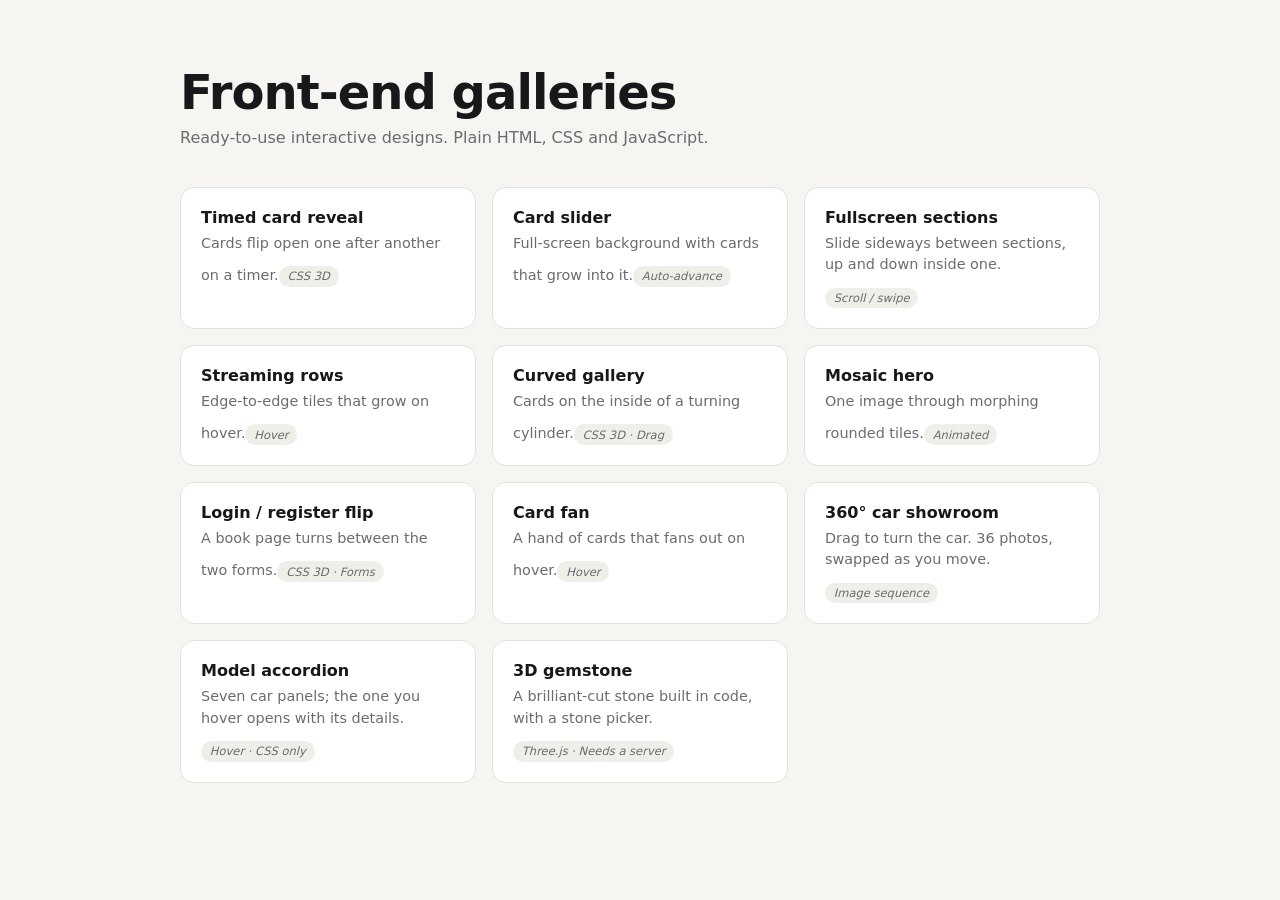
<file: index.html>
<!doctype html>
<html lang="en">
<head>
  <meta charset="utf-8">
  <meta name="viewport" content="width=device-width, initial-scale=1">
  <title>Front-end Galleries</title>
  <style>
    :root { --bg: #f6f5f1; --ink: #18181b; --muted: #6b6b70; --line: #e2e1dc; }
    * { box-sizing: border-box; }
    body { margin: 0; background: var(--bg); color: var(--ink); font-family: system-ui, -apple-system, "Segoe UI", sans-serif; }
    main { max-width: 960px; margin: 0 auto; padding: 4rem 1.25rem; }
    h1 { font-size: clamp(2rem, 5vw, 3rem); margin: 0 0 .5rem; letter-spacing: -.02em; }
    .intro { color: var(--muted); margin: 0 0 2.5rem; }
    ul { list-style: none; padding: 0; margin: 0; display: grid; grid-template-columns: repeat(auto-fill, minmax(260px, 1fr)); gap: 1rem; }
    a { display: block; height: 100%; padding: 1.25rem; background: #fff; border: 1px solid var(--line); border-radius: 14px;
      color: inherit; text-decoration: none; transition: transform .2s ease, border-color .2s ease; }
    a:hover { transform: translateY(-3px); border-color: var(--ink); }
    strong { display: block; margin-bottom: .35rem; }
    span { color: var(--muted); font-size: .9rem; line-height: 1.5; }
    .tag { display: inline-block; margin-top: .75rem; font-size: .72rem; padding: .2rem .55rem; border-radius: 999px; background: #efeee9; color: var(--muted); }
  </style>
</head>
<body>
  <main>
    <h1>Front-end galleries</h1>
    <p class="intro">Ready-to-use interactive designs. Plain HTML, CSS and JavaScript.</p>
    <ul>
      <li><a href="time-card-reveal.html"><strong>Timed card reveal</strong><span>Cards flip open one after another on a timer.</span><em class="tag">CSS 3D</em></a></li>
      <li><a href="slider.html"><strong>Card slider</strong><span>Full-screen background with cards that grow into it.</span><em class="tag">Auto-advance</em></a></li>
      <li><a href="fullscreen.html"><strong>Fullscreen sections</strong><span>Slide sideways between sections, up and down inside one.</span><em class="tag">Scroll / swipe</em></a></li>
      <li><a href="prime.html"><strong>Streaming rows</strong><span>Edge-to-edge tiles that grow on hover.</span><em class="tag">Hover</em></a></li>
      <li><a href="curved.html"><strong>Curved gallery</strong><span>Cards on the inside of a turning cylinder.</span><em class="tag">CSS 3D · Drag</em></a></li>
      <li><a href="mosaic.html"><strong>Mosaic hero</strong><span>One image through morphing rounded tiles.</span><em class="tag">Animated</em></a></li>
      <li><a href="auth-flip.html"><strong>Login / register flip</strong><span>A book page turns between the two forms.</span><em class="tag">CSS 3D · Forms</em></a></li>
      <li><a href="card-fan.html"><strong>Card fan</strong><span>A hand of cards that fans out on hover.</span><em class="tag">Hover</em></a></li>
      <li><a href="cars-360.html"><strong>360° car showroom</strong><span>Drag to turn the car. 36 photos, swapped as you move.</span><em class="tag">Image sequence</em></a></li>
      <li><a href="accordion.html"><strong>Model accordion</strong><span>Seven car panels; the one you hover opens with its details.</span><em class="tag">Hover · CSS only</em></a></li>
      <li><a href="diamond.html"><strong>3D gemstone</strong><span>A brilliant-cut stone built in code, with a stone picker.</span><em class="tag">Three.js · Needs a server</em></a></li>
    </ul>
  </main>
</body>
</html>
</file>
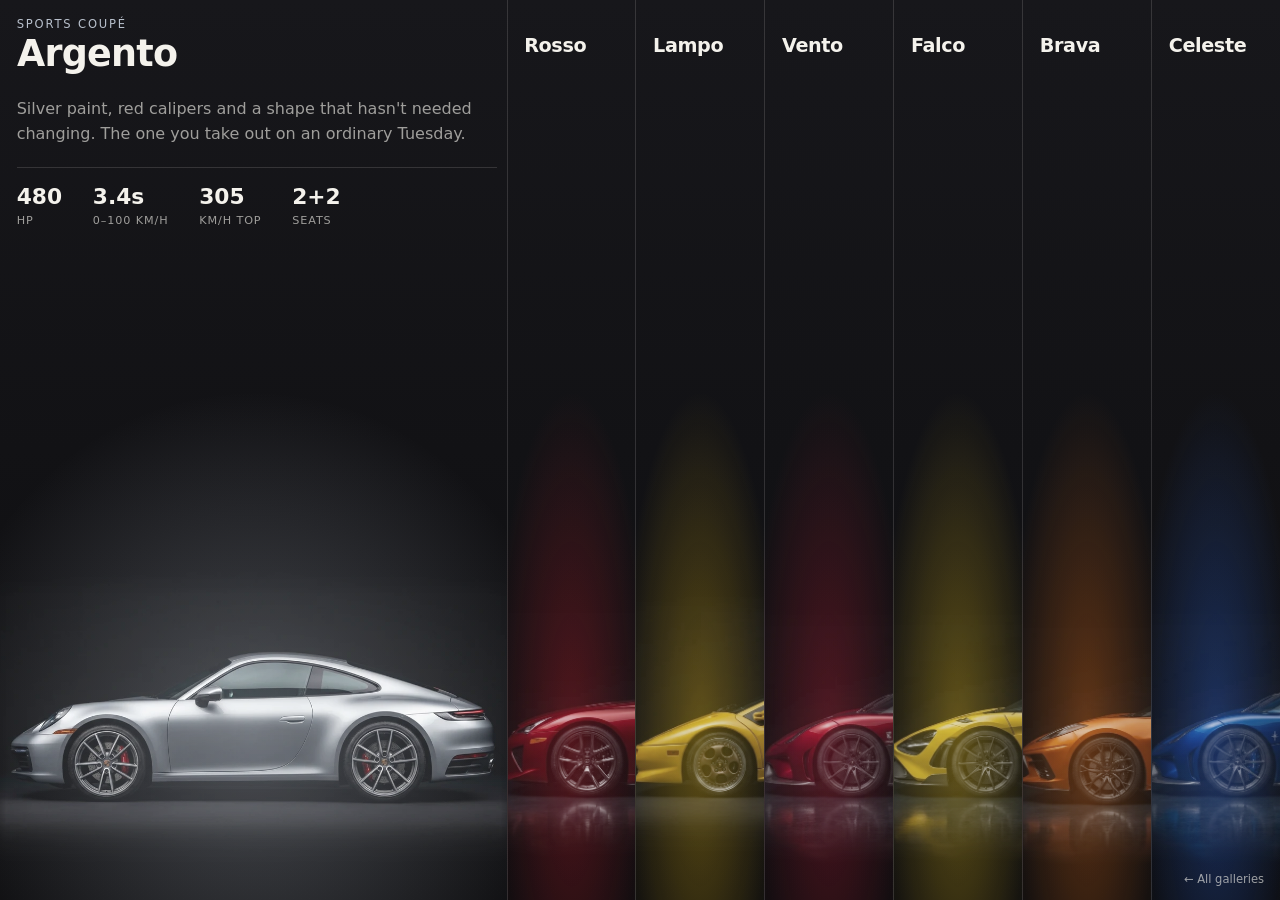
<file: accordion.html>
<!doctype html>
<html lang="en">
<head>
  <meta charset="utf-8">
  <meta name="viewport" content="width=device-width, initial-scale=1">
  <title>Taurus — Model Accordion</title>
  <style>
    :root {
      --bg: #0d0d0f;
      --ink: #f4f2ec;
      --muted: rgba(244, 242, 236, .62);
      --line: rgba(244, 242, 236, .14);

      --grow: 5;                              /* how much wider the open panel is than a closed one */
      --speed: .65s;
      --ease: cubic-bezier(.22, .8, .2, 1);
      --car-w: clamp(420px, 50vw, 820px);       /* the car photo keeps this size; panels just crop it */
      --pad: clamp(.7rem, 1.3vw, 2rem);
    }
    * { box-sizing: border-box; }
    html, body { margin: 0; height: 100%; }
    body { background: var(--bg); color: var(--ink); font-family: system-ui, -apple-system, "Segoe UI", sans-serif; }

    /* ---------- The accordion: a flex row whose children trade width ---------- */
    .accordion { display: flex; height: 100vh; min-height: 560px; overflow: hidden; }

    .panel {
      position: relative; flex: 1 1 0; min-width: 0; overflow: hidden;
      padding: var(--pad); cursor: pointer; outline: none;
      background:
        radial-gradient(ellipse 90% 55% at 50% 82%, color-mix(in srgb, var(--accent) 34%, transparent), transparent 70%),
        linear-gradient(180deg, #17171b, #0d0d0f);
      border-left: 1px solid var(--line);
      transition: flex-grow var(--speed) var(--ease);
    }
    .panel:first-child { border-left: 0; }

    /* Open state: the hovered (or keyboard-focused / tapped) panel.
       When nothing is hovered or focused, the first panel stays open. */
    .panel:hover,
    .panel:focus-within,
    .panel:focus,
    .accordion:not(:hover):not(:focus-within) .panel:first-child { flex-grow: var(--grow); }

    /* If the mouse is on one panel, a previously focused one closes again */
    .accordion:hover .panel:not(:hover) { flex-grow: 1; }

    /* ---------- Heading (always visible) ---------- */
    .eyebrow { opacity: 0; transition: opacity .25s ease; margin: 0 0 .35rem; font-size: .72rem; letter-spacing: .16em; text-transform: uppercase; color: var(--accent); white-space: nowrap; }
    .panel h2 { margin: 0; font-size: clamp(.9rem, 1.5vw, 1.8rem); font-weight: 600; letter-spacing: -.02em; line-height: 1; transform-origin: left top; transition: transform var(--speed) var(--ease); }

    /* ---------- Details (only in the open panel) ---------- */
    .details {
      width: min(30rem, 38vw);                  /* fixed width so text doesn't re-wrap while the panel grows */
      margin-top: 2.6rem;
      opacity: 0; transform: translateY(10px); pointer-events: none;
      transition: opacity .25s ease, transform .25s ease;
    }
    .details p { margin: 0 0 1.25rem; line-height: 1.55; color: var(--muted); }
    .specs { display: flex; gap: clamp(1rem, 2.4vw, 2.25rem); margin: 0 0 1.5rem; padding: 1rem 0 0; border-top: 1px solid var(--line); list-style: none; }
    .specs b { display: block; font-size: clamp(1.1rem, 1.7vw, 1.6rem); font-weight: 600; }
    .specs small { font-size: .7rem; letter-spacing: .08em; text-transform: uppercase; color: var(--muted); }

    /* ---------- The car ---------- */
    .car {
      position: absolute; left: 50%;
      bottom: calc(11vh - var(--car-w) * .163);  /* photos have empty space under the tyres; this cancels it */
      width: var(--car-w); max-width: none; height: auto; display: block;
      transform: translateX(-26%) scale(.92);    /* closed: slid sideways so you see one end of the car */
      filter: saturate(.75) brightness(.8);
      transition: transform var(--speed) var(--ease), filter var(--speed) ease;
      pointer-events: none; user-select: none;
    }

    /* ---------- What changes when a panel is open ---------- */
    .panel:hover .car,
    .panel:focus-within .car,
    .panel:focus .car,
    .accordion:not(:hover):not(:focus-within) .panel:first-child .car { transform: translateX(-50%) scale(1); filter: none; }

    .panel:hover .eyebrow,
    .panel:focus-within .eyebrow,
    .panel:focus .eyebrow,
    .accordion:not(:hover):not(:focus-within) .panel:first-child .eyebrow { opacity: 1; transition-delay: .2s; }
    .accordion:hover .panel:not(:hover) .eyebrow { opacity: 0; transition-delay: 0s; }

    .panel:hover h2,
    .panel:focus-within h2,
    .panel:focus h2,
    .accordion:not(:hover):not(:focus-within) .panel:first-child h2 { transform: scale(1.9); }

    .panel:hover .details,
    .panel:focus-within .details,
    .panel:focus .details,
    .accordion:not(:hover):not(:focus-within) .panel:first-child .details {
      opacity: 1; transform: none; pointer-events: auto;
      transition-delay: .28s;                    /* wait for the panel to open before the text fades in */
    }

    /* Mouse moved to another panel: reset the focused one */
    .accordion:hover .panel:not(:hover) .car { transform: translateX(-26%) scale(.92); filter: saturate(.75) brightness(.8); }
    .accordion:hover .panel:not(:hover) h2 { transform: none; }
    .accordion:hover .panel:not(:hover) .details { opacity: 0; transform: translateY(10px); pointer-events: none; transition-delay: 0s; }

    /* A photo shot on a black studio background instead of a cutout:
       'screen' makes the black vanish into the panel, leaving the car and its floor glow */
    .car--studio { mix-blend-mode: screen; }

    .panel:focus-visible { box-shadow: inset 0 0 0 2px var(--accent); }

    .back { position: fixed; right: 1rem; bottom: .9rem; z-index: 5; font-size: .72rem; color: var(--muted); text-decoration: none; }
    .back:hover { color: var(--ink); }

    /* ---------- Phones: same idea, stacked, panels trade height instead ---------- */
    @media (max-width: 760px) {
      :root { --car-w: min(92vw, 420px); --grow: 3; }
      .accordion { flex-direction: column; min-height: 1150px; }
      .panel { border-left: 0; border-top: 1px solid var(--line); }
      .panel:first-child { border-top: 0; }
      .details { width: calc(100vw - var(--pad) * 2); margin-top: .9rem; }
      .details p { margin-bottom: .8rem; font-size: .9rem; }
      .specs { margin-bottom: 0; padding-top: .7rem; }
      .car { left: auto; right: -18%; bottom: calc(var(--car-w) * -.19); transform: scale(.7); transform-origin: right bottom; }
      .panel:hover .car, .panel:focus-within .car, .panel:focus .car,
      .accordion:not(:hover):not(:focus-within) .panel:first-child .car { transform: scale(.8); }
      .accordion:hover .panel:not(:hover) .car { transform: scale(.7); }
    }

    @media (prefers-reduced-motion: reduce) { :root { --speed: .01s; } }
  </style>
</head>
<body>

  <main class="accordion" aria-label="Taurus models">

    <article class="panel" tabindex="0" style="--accent: #b8c0cc">
      <p class="eyebrow">Sports coupé</p>
      <h2>Argento</h2>
      <div class="details">
        <p>Silver paint, red calipers and a shape that hasn't needed changing. The one you take out on an ordinary Tuesday.</p>
        <ul class="specs">
          <li><b>480</b><small>hp</small></li>
          <li><b>3.4s</b><small>0–100 km/h</small></li>
          <li><b>305</b><small>km/h top</small></li>
          <li><b>2+2</b><small>seats</small></li>
        </ul>
      </div>
      <img class="car car--studio" src="images/cars/argento/side.webp" alt="Taurus Argento in silver, side view" width="1200" height="675">
    </article>

    <article class="panel" tabindex="0" style="--accent: #d0202f">
      <p class="eyebrow">V10 · Coupé</p>
      <h2>Rosso</h2>
      <div class="details">
        <p>Deep red over carbon, a rear wing that rises at speed and a V10 that revs faster than a needle can follow.</p>
        <ul class="specs">
          <li><b>560</b><small>hp</small></li>
          <li><b>3.7s</b><small>0–100 km/h</small></li>
          <li><b>325</b><small>km/h top</small></li>
          <li><b>9,000</b><small>rpm</small></li>
        </ul>
      </div>
      <img class="car car--studio" src="images/cars/rosso/side.webp" alt="Taurus Rosso in red, side view" width="1200" height="675">
    </article>

    <article class="panel" tabindex="0" style="--accent: #f5c518">
      <p class="eyebrow">Heritage · V12</p>
      <h2>Lampo</h2>
      <div class="details">
        <p>The poster car. A wedge from the nineties with a V12, a gated manual and no interest in being sensible.</p>
        <ul class="specs">
          <li><b>530</b><small>hp</small></li>
          <li><b>4.0s</b><small>0–100 km/h</small></li>
          <li><b>330</b><small>km/h top</small></li>
          <li><b>5.7L</b><small>V12</small></li>
        </ul>
      </div>
      <img class="car car--studio" src="images/cars/lampo/side.webp" alt="Taurus Lampo in yellow, side view" width="1200" height="675">
    </article>

    <article class="panel" tabindex="0" style="--accent: #c8203a">
      <p class="eyebrow">Hypercar</p>
      <h2>Vento</h2>
      <div class="details">
        <p>Candy red over bare carbon, a twin-turbo V8 and more power than the tyres have any right to handle.</p>
        <ul class="specs">
          <li><b>1,500</b><small>hp</small></li>
          <li><b>2.8s</b><small>0–100 km/h</small></li>
          <li><b>400</b><small>km/h top</small></li>
          <li><b>5.0L</b><small>V8 TT</small></li>
        </ul>
      </div>
      <img class="car car--studio" src="images/cars/vento/side.webp" alt="Taurus Vento in red and carbon, side view" width="1200" height="675">
    </article>

    <article class="panel" tabindex="0" style="--accent: #ffd21f">
      <p class="eyebrow">Lightweight</p>
      <h2>Falco</h2>
      <div class="details">
        <p>Stripped, stiffened and painted so nobody misses it. Carbon everywhere the eye lands and several places it does not.</p>
        <ul class="specs">
          <li><b>765</b><small>hp</small></li>
          <li><b>2.8s</b><small>0–100 km/h</small></li>
          <li><b>330</b><small>km/h top</small></li>
          <li><b>1,340kg</b><small>kerb</small></li>
        </ul>
      </div>
      <img class="car car--studio" src="images/cars/falco/side.webp" alt="Taurus Falco in yellow, side view" width="1200" height="675">
    </article>

    <article class="panel" tabindex="0" style="--accent: #ff7a1a">
      <p class="eyebrow">Mid-engine · V8</p>
      <h2>Brava</h2>
      <div class="details">
        <p>The engine moved behind the seats and everything changed. Supercar shape, everyday manners.</p>
        <ul class="specs">
          <li><b>495</b><small>hp</small></li>
          <li><b>2.9s</b><small>0–100 km/h</small></li>
          <li><b>312</b><small>km/h top</small></li>
          <li><b>6.2L</b><small>V8</small></li>
        </ul>
      </div>
      <img class="car car--studio" src="images/cars/brava/side.webp" alt="Taurus Brava in orange, side view" width="1200" height="675">
    </article>

    <article class="panel" tabindex="0" style="--accent: #2f6df0">
      <p class="eyebrow">Hypercar · Grand tourer</p>
      <h2>Celeste</h2>
      <div class="details">
        <p>The Vento's quieter sibling. Deep blue over bare carbon, with the same shove and a longer stride between fuel stops.</p>
        <ul class="specs">
          <li><b>1,500</b><small>hp</small></li>
          <li><b>2.9s</b><small>0–100 km/h</small></li>
          <li><b>395</b><small>km/h top</small></li>
          <li><b>5.0L</b><small>V8 TT</small></li>
        </ul>
      </div>
      <img class="car car--studio" src="images/cars/celeste/side.webp" alt="Taurus Celeste in blue and carbon, side view" width="1200" height="675">
    </article>

  </main>

  <a class="back" href="index.html">← All galleries</a>

</body>
</html>
</file>
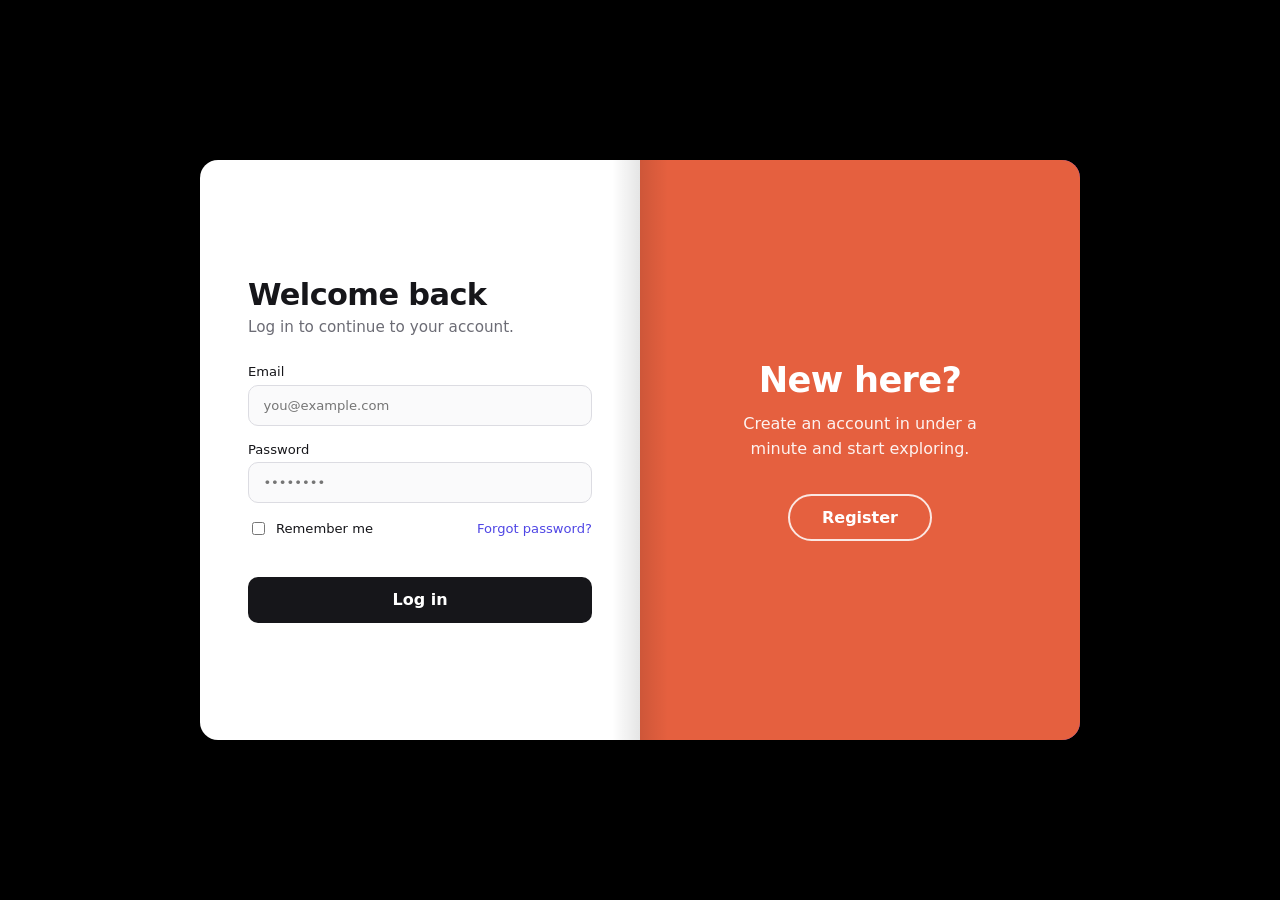
<file: auth-flip.html>
<!doctype html>
<html lang="en">
<head>
  <meta charset="utf-8">
  <meta name="viewport" content="width=device-width, initial-scale=1">
  <title>Login / Register — Page Flip</title>
  <style>
    :root {
      --turn-time: 1.1s;
      --ease: cubic-bezier(.65, .05, .25, 1);
      --paper: #ffffff;
      --ink: #16161a;
      --muted: #6c6c75;
      --line: #dcdce2;
      --accent: #4f46e5;
      --login-side: #4f46e5;     /* colour of the "Log in" prompt page */
      --register-side: #e5603f;  /* colour of the "Register" prompt page */
      --w: min(440px, 45vw);     /* one page */
      --h: min(580px, 86vh);
      /* desktop turns left over a vertical spine */
      --turn: rotateY(-180deg);
      --back: rotateY(180deg);
      --hinge: left center;
    }
    * { box-sizing: border-box; }
    html, body { margin: 0; height: 100%; }
    body {
      background: #000; color: var(--ink);
      font-family: system-ui, -apple-system, "Segoe UI", sans-serif;
      display: grid; place-items: center; overflow: hidden;
      transition: background-color var(--turn-time) var(--ease);
    }
    body.is-register { background: #fff; }

    /* ---- The book ---- */
    .book {
      position: relative; width: calc(var(--w) * 2); height: var(--h);
      display: grid; grid-template-columns: 1fr 1fr;
      perspective: 2400px;
      filter: drop-shadow(0 30px 60px rgba(0,0,0,.35));
    }
    body.is-register .book { filter: drop-shadow(0 30px 60px rgba(0,0,0,.18)); }

    .page {
      position: relative; height: 100%; overflow: hidden;
      padding: clamp(1.5rem, 4vw, 3rem);
      display: flex; flex-direction: column; justify-content: center;
    }
    .page.left  { border-radius: 18px 0 0 18px; }
    .page.right { border-radius: 0 18px 18px 0; }
    .page.form  { background: var(--paper); }
    .page.prompt { color: #fff; text-align: center; align-items: center; }
    .page.prompt.to-login    { background: var(--login-side); }
    .page.prompt.to-register { background: var(--register-side); }

    /* The turning leaf sits over the right page, hinged on the spine */
    .leaf {
      position: absolute; top: 0; left: 50%; width: 50%; height: 100%;
      transform-style: preserve-3d; transform-origin: var(--hinge);
      transition: transform var(--turn-time) var(--ease);
      z-index: 5;
    }
    .book.is-turned .leaf { transform: var(--turn); }
    .leaf .page { position: absolute; inset: 0; backface-visibility: hidden; -webkit-backface-visibility: hidden; }
    .leaf .back { transform: var(--back); }
    .leaf .back.left { border-radius: 18px 0 0 18px; }

    /* Shading that sweeps across the page as it turns */
    .leaf .page::after {
      content: ""; position: absolute; inset: 0; pointer-events: none; opacity: 0;
      background: linear-gradient(90deg, rgba(0,0,0,.28), rgba(0,0,0,0) 60%);
      transition: opacity calc(var(--turn-time) / 2) ease;
    }
    .book.is-turning .leaf .page::after { opacity: 1; }

    /* Spine shadow on the static pages */
    .page.left::before, .page.right::before {
      content: ""; position: absolute; top: 0; bottom: 0; width: 28px; pointer-events: none;
    }
    .page.left::before  { right: 0; background: linear-gradient(270deg, rgba(0,0,0,.10), transparent); }
    .page.right::before { left: 0;  background: linear-gradient(90deg,  rgba(0,0,0,.10), transparent); }

    /* ---- Content ---- */
    h1 { font-size: 1.9rem; margin: 0 0 .35rem; letter-spacing: -.02em; }
    .sub { color: var(--muted); margin: 0 0 1.75rem; font-size: .95rem; }
    .prompt h2 { font-size: clamp(1.6rem, 3vw, 2.2rem); margin: 0 0 .75rem; letter-spacing: -.02em; }
    .prompt p { margin: 0 auto 2rem; max-width: 280px; line-height: 1.55; opacity: .92; }

    form { display: grid; gap: 1rem; }
    label { display: grid; gap: .35rem; font-size: .82rem; font-weight: 500; }
    input[type="text"], input[type="email"], input[type="password"] {
      font: inherit; padding: .75rem .9rem; border: 1px solid var(--line); border-radius: 10px; background: #fafafb;
      width: 100%; min-width: 0;
    }
    label, form > * { min-width: 0; }
    input:focus { outline: none; border-color: var(--accent); box-shadow: 0 0 0 3px rgba(79,70,229,.18); background: #fff; }
    .row { display: flex; justify-content: space-between; align-items: center; font-size: .82rem; }
    .row a { color: var(--accent); text-decoration: none; }
    .check { display: flex; gap: .5rem; align-items: center; font-weight: 400; grid-template-columns: none; }
    .two { display: grid; grid-template-columns: 1fr 1fr; gap: .75rem; }

    .btn { font: inherit; font-weight: 600; border: 0; cursor: pointer; border-radius: 10px; padding: .85rem 1.2rem; }
    .btn.primary { background: var(--ink); color: #fff; }
    .btn.primary:hover { background: #2c2c33; }
    .btn.outline { background: transparent; color: #fff; border: 2px solid rgba(255,255,255,.85); border-radius: 999px; padding: .75rem 2rem; }
    .btn.outline:hover { background: rgba(255,255,255,.12); }

    .error { color: #c4321a; font-size: .8rem; min-height: 1em; margin: -.4rem 0 0; }
    .note  { color: #1f7a3d; font-size: .8rem; min-height: 1em; margin: -.4rem 0 0; }

    /* ---- Phones: pages stack, the bottom page turns up over a horizontal spine ---- */
    @media (max-width: 720px) {
      :root { --w: min(92vw, 420px); --h: min(46vh, 430px); --turn: rotateX(180deg); --back: rotateX(180deg); --hinge: center top; }
      body { overflow: auto; }
      .book { width: var(--w); height: calc(var(--h) * 2); grid-template-columns: 1fr; grid-template-rows: 1fr 1fr; }
      .page { padding: 1.25rem 1.4rem; }
      .page.left  { border-radius: 18px 18px 0 0; }
      .page.right { border-radius: 0 0 18px 18px; }
      .leaf { left: 0; top: 50%; width: 100%; height: 50%; }
      .leaf .back.left { border-radius: 18px 18px 0 0; }
      .page.left::before  { top: auto; left: 0; right: 0; bottom: 0; width: auto; height: 20px; background: linear-gradient(0deg, rgba(0,0,0,.1), transparent); }
      .page.right::before { left: 0; right: 0; top: 0; bottom: auto; width: auto; height: 20px; background: linear-gradient(180deg, rgba(0,0,0,.1), transparent); }
      h1 { font-size: 1.4rem; } .sub { margin-bottom: .9rem; font-size: .85rem; }
      form { gap: .6rem; } input[type="text"], input[type="email"], input[type="password"] { padding: .55rem .75rem; }
      .prompt p { margin-bottom: 1.2rem; }
      .hide-sm { display: none; }
    }
    @media (prefers-reduced-motion: reduce) { :root { --turn-time: .01s; } }
  </style>
</head>
<body>
  <div class="book" id="book">

    <!-- Static left page: login form (covered after the turn) -->
    <section class="page left form" id="login-page" aria-label="Log in">
      <h1>Welcome back</h1>
      <p class="sub">Log in to continue to your account.</p>
      <form id="login-form" novalidate>
        <label>Email <input type="email" name="email" autocomplete="email" placeholder="you@example.com" required></label>
        <label>Password <input type="password" name="password" autocomplete="current-password" placeholder="••••••••" required></label>
        <div class="row">
          <label class="check"><input type="checkbox" name="remember"> Remember me</label>
          <a href="#">Forgot password?</a>
        </div>
        <p class="error" aria-live="polite"></p>
        <button class="btn primary" type="submit">Log in</button>
      </form>
    </section>

    <!-- Static right page: "log in" prompt (revealed after the turn) -->
    <section class="page right prompt to-login" id="login-prompt" aria-label="Switch to log in">
      <h2>Already one of us?</h2>
      <p>If you already have an account, log in to pick up where you left off.</p>
      <button class="btn outline" type="button" data-show="login">Log in</button>
    </section>

    <!-- The turning page: front = register prompt, back = register form -->
    <div class="leaf" id="leaf">
      <section class="page right prompt to-register front" id="register-prompt" aria-label="Switch to register">
        <h2>New here?</h2>
        <p>Create an account in under a minute and start exploring.</p>
        <button class="btn outline" type="button" data-show="register">Register</button>
      </section>

      <section class="page left form back" id="register-page" aria-label="Register">
        <h1>Create account</h1>
        <p class="sub">It only takes a minute.</p>
        <form id="register-form" novalidate>
          <div class="two">
            <label>First name <input type="text" name="first" autocomplete="given-name" required></label>
            <label>Last name <input type="text" name="last" autocomplete="family-name" required></label>
          </div>
          <label>Email <input type="email" name="email" autocomplete="email" placeholder="you@example.com" required></label>
          <label>Password <input type="password" name="password" autocomplete="new-password" placeholder="At least 8 characters" required minlength="8"></label>
          <label class="hide-sm">Confirm password <input type="password" name="confirm" autocomplete="new-password" required></label>
          <label class="check"><input type="checkbox" name="terms" required> I agree to the terms</label>
          <p class="error" aria-live="polite"></p>
          <button class="btn primary" type="submit">Create account</button>
        </form>
      </section>
    </div>

  </div>

  <script src="js/auth-flip.js"></script>
</body>
</html>
</file>
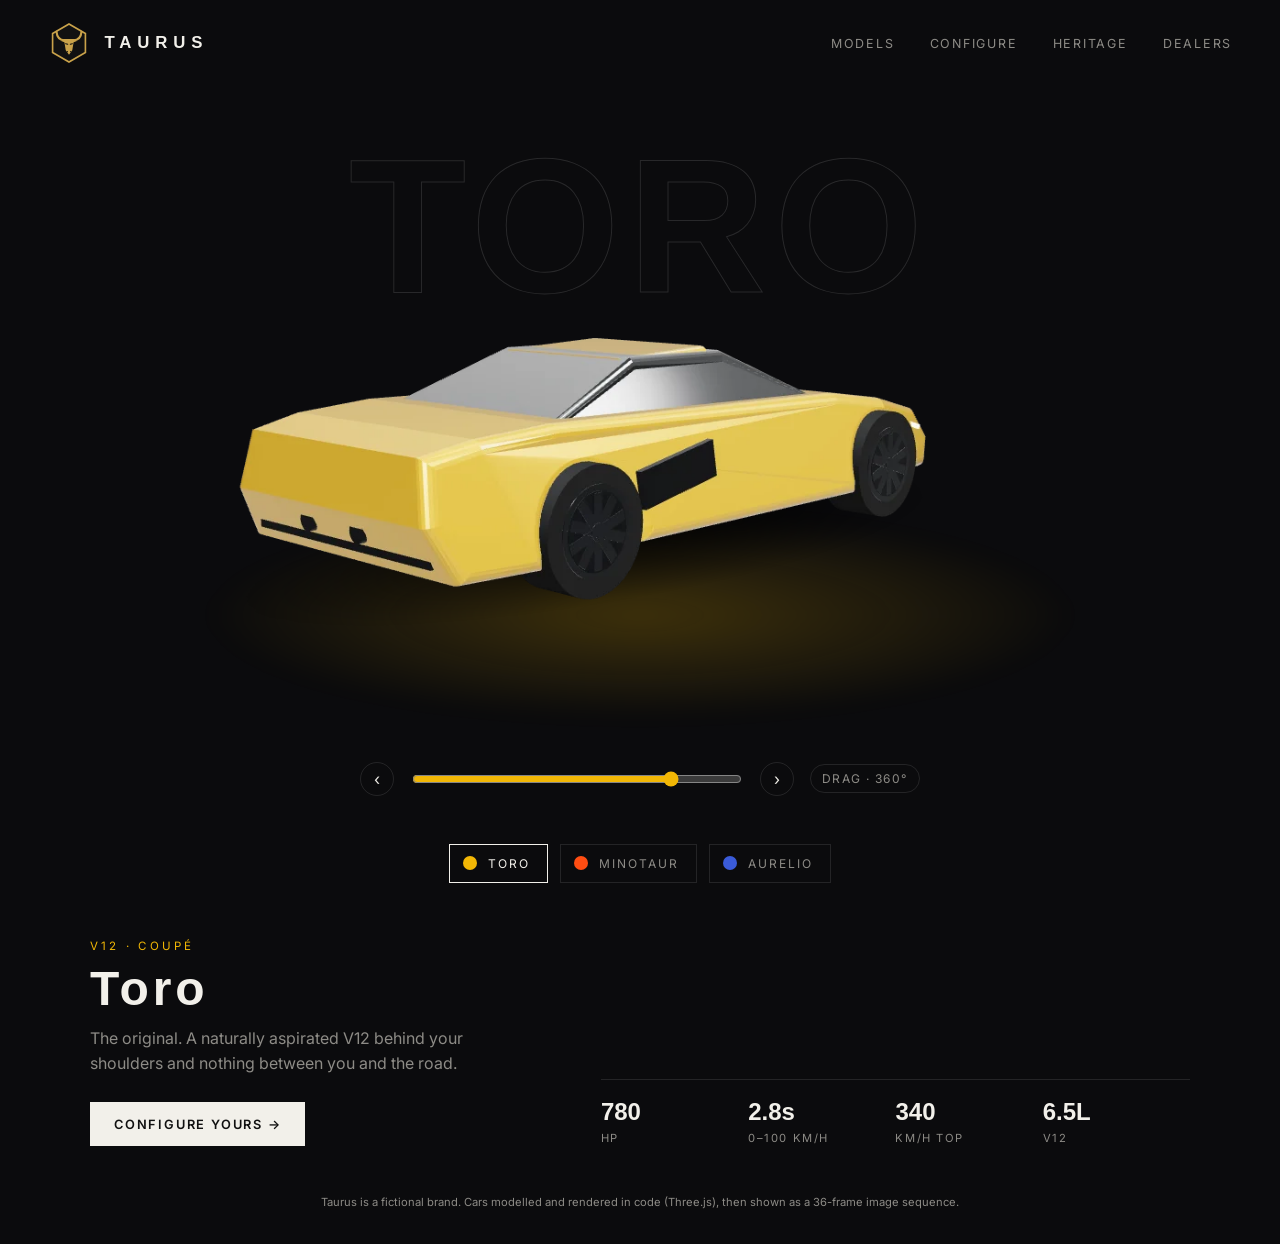
<file: cars-360.html>
<!doctype html>
<html lang="en">
<head>
  <meta charset="utf-8">
  <meta name="viewport" content="width=device-width, initial-scale=1">
  <title>Taurus — 360° Showroom</title>
  <link rel="preconnect" href="https://fonts.googleapis.com">
  <link rel="preconnect" href="https://fonts.gstatic.com" crossorigin>
  <link href="https://fonts.googleapis.com/css2?family=Syncopate:wght@400;700&family=Inter:wght@400;500;600&display=swap" rel="stylesheet">
  <style>
    :root {
      --bg: #0b0b0d;
      --ink: #f2f0ea;
      --muted: #8d8b86;
      --gold: #c9a24a;
      --accent: #f2b705;          /* changes with the selected model */
      --line: rgba(255,255,255,.1);
    }
    * { box-sizing: border-box; }
    html, body { margin: 0; min-height: 100%; }
    body {
      background: var(--bg); color: var(--ink); font-family: "Inter", system-ui, sans-serif;
      overflow-x: hidden;
    }

    /* ---- Header ---- */
    header { display: flex; align-items: center; justify-content: space-between; padding: 1.4rem 3rem; position: relative; z-index: 5; }
    .brand { display: flex; align-items: center; gap: .9rem; text-decoration: none; color: var(--ink); }
    .brand svg { width: 42px; height: 42px; }
    .brand span { font-family: "Syncopate", sans-serif; font-weight: 700; letter-spacing: .35em; font-size: 1.05rem; }
    nav { display: flex; gap: 2.2rem; font-size: .78rem; letter-spacing: .14em; text-transform: uppercase; color: var(--muted); }
    nav a { color: inherit; text-decoration: none; }
    nav a:hover { color: var(--ink); }

    /* ---- Showroom ---- */
    .showroom { position: relative; display: grid; justify-items: center; padding: 0 1.5rem 2rem; }

    /* Huge outlined model name behind the car */
    .bg-name {
      position: absolute; top: 4%; left: 0; right: 0; text-align: center; pointer-events: none; user-select: none;
      font-family: "Syncopate", sans-serif; font-weight: 700; font-size: clamp(3.5rem, 15vw, 14rem); line-height: 1;
      color: transparent; -webkit-text-stroke: 1px rgba(255,255,255,.12); letter-spacing: .04em;
      transition: opacity .4s ease;
    }

    .stage {
      position: relative; width: min(1100px, 100%); aspect-ratio: 16 / 9; margin-top: clamp(1rem, 6vw, 4rem);
      cursor: grab; touch-action: pan-y; user-select: none;
    }
    .stage.dragging { cursor: grabbing; }
    /* Pool of light on the floor, tinted by the model colour */
    .stage::before {
      content: ""; position: absolute; left: 10%; right: 10%; bottom: 8%; height: 34%;
      background: radial-gradient(ellipse at center, color-mix(in srgb, var(--accent) 22%, transparent) 0%, transparent 70%);
      filter: blur(10px); transition: background .6s ease;
    }
    .stage img { position: absolute; inset: 0; width: 100%; height: 100%; object-fit: contain; pointer-events: none;
      transition: opacity .35s ease; }
    .stage img.fading { opacity: 0; }

    .loading { position: absolute; left: 50%; bottom: 4%; transform: translateX(-50%); width: 180px; height: 2px;
      background: var(--line); border-radius: 2px; overflow: hidden; transition: opacity .3s; }
    .loading span { display: block; height: 100%; width: 0; background: var(--accent); transition: width .2s; }
    .loading.done { opacity: 0; }

    /* 360 hint + angle slider */
    .controls { display: flex; align-items: center; gap: 1rem; width: min(560px, 100%); margin-top: -.5rem; color: var(--muted); font-size: .75rem; letter-spacing: .12em; text-transform: uppercase; }
    .controls input[type="range"] { flex: 1; accent-color: var(--accent); }
    .controls button { font: inherit; color: var(--ink); background: none; border: 1px solid var(--line); border-radius: 999px;
      width: 34px; height: 34px; cursor: pointer; font-size: 1rem; letter-spacing: 0; }
    .controls button:hover { border-color: var(--ink); }
    .badge360 { border: 1px solid var(--line); border-radius: 999px; padding: .35rem .7rem; white-space: nowrap; }

    /* ---- Model info ---- */
    .info { width: min(1100px, 100%); display: grid; grid-template-columns: 1.1fr 1.4fr; gap: 3rem; margin-top: 2.5rem; align-items: end; }
    .eyebrow { color: var(--accent); font-size: .72rem; letter-spacing: .28em; text-transform: uppercase; transition: color .6s; }
    h1 { font-family: "Syncopate", sans-serif; font-weight: 700; font-size: clamp(1.8rem, 4vw, 3rem); letter-spacing: .08em; margin: .5rem 0 .6rem; }
    .tagline { color: var(--muted); line-height: 1.6; margin: 0 0 1.6rem; max-width: 420px; }
    .cta { display: inline-flex; gap: .6rem; align-items: center; background: var(--ink); color: #111; text-decoration: none;
      padding: .9rem 1.5rem; font-size: .8rem; letter-spacing: .14em; text-transform: uppercase; font-weight: 600; }
    .cta:hover { background: var(--accent); }

    .specs { display: grid; grid-template-columns: repeat(4, 1fr); border-top: 1px solid var(--line); }
    .spec { padding: 1.1rem 0 0; }
    .spec b { display: block; font-family: "Syncopate", sans-serif; font-size: clamp(1.1rem, 2vw, 1.5rem); font-weight: 700; }
    .spec small { color: var(--muted); font-size: .7rem; letter-spacing: .14em; text-transform: uppercase; }

    /* Model picker */
    .models { display: flex; gap: .75rem; justify-content: center; margin: 3rem 0 1rem; flex-wrap: wrap; }
    .model { font: inherit; display: flex; align-items: center; gap: .7rem; cursor: pointer; color: var(--muted);
      background: none; border: 1px solid var(--line); padding: .7rem 1.1rem .7rem .8rem; font-size: .75rem;
      letter-spacing: .16em; text-transform: uppercase; }
    .model i { width: 14px; height: 14px; border-radius: 50%; background: var(--c); }
    .model[aria-pressed="true"] { color: var(--ink); border-color: var(--ink); }

    footer { text-align: center; color: var(--muted); font-size: .7rem; padding: 1rem 1rem 2rem; line-height: 1.6; }

    @media (max-width: 820px) {
      header { padding: 1rem 1.25rem; } nav { display: none; }
      .info { grid-template-columns: 1fr; gap: 1.5rem; margin-top: 1.5rem; }
      .specs { grid-template-columns: repeat(2, 1fr); }
      .controls { font-size: .65rem; }
    }
    @media (prefers-reduced-motion: reduce) { .stage img, .bg-name { transition: none; } }
  </style>
</head>
<body>
  <header>
    <a class="brand" href="#" aria-label="Taurus home">
      <!-- Original emblem: geometric bull head in a gold hexagon -->
      <svg viewBox="0 0 64 64" aria-hidden="true">
        <polygon points="32,3 57,17.5 57,46.5 32,61 7,46.5 7,17.5" fill="#111" stroke="#c9a24a" stroke-width="2.5"/>
        <path d="M13 15 Q14 27 25 28" fill="none" stroke="#c9a24a" stroke-width="3.2" stroke-linecap="round"/>
        <path d="M51 15 Q50 27 39 28" fill="none" stroke="#c9a24a" stroke-width="3.2" stroke-linecap="round"/>
        <polygon points="20,29 24,26 40,26 44,29 39,31 37,43 32,50 27,43 25,31" fill="#c9a24a"/>
        <path d="M27 33 L30 34 M37 33 L34 34" stroke="#111" stroke-width="1.6" stroke-linecap="round"/>
        <circle cx="29.5" cy="45" r="1" fill="#111"/><circle cx="34.5" cy="45" r="1" fill="#111"/>
      </svg>
      <span>TAURUS</span>
    </a>
    <nav><a href="#">Models</a><a href="#">Configure</a><a href="#">Heritage</a><a href="#">Dealers</a></nav>
  </header>

  <main class="showroom">
    <div class="bg-name" id="bg-name" aria-hidden="true">TORO</div>

    <div class="stage" id="stage" role="img" aria-label="360 degree view of the car. Drag to turn it.">
      <img id="car" alt="" draggable="false">
      <div class="loading" id="loading"><span id="bar"></span></div>
    </div>

    <div class="controls">
      <button type="button" id="prev" aria-label="Turn left">&#8249;</button>
      <input type="range" id="angle" min="0" max="35" step="1" value="0" aria-label="Viewing angle">
      <button type="button" id="next" aria-label="Turn right">&#8250;</button>
      <span class="badge360">Drag · 360°</span>
    </div>

    <div class="models" id="models" role="group" aria-label="Choose a model"></div>

    <section class="info">
      <div>
        <div class="eyebrow" id="eyebrow">V12 · Coupé</div>
        <h1 id="name">Toro</h1>
        <p class="tagline" id="tagline"></p>
        <a class="cta" href="#">Configure yours &#8594;</a>
      </div>
      <div class="specs" id="specs"></div>
    </section>
  </main>

  <footer>
    Taurus is a fictional brand. Cars modelled and rendered in code (Three.js), then shown as a 36-frame image sequence.
  </footer>

  <script src="js/cars-360.js"></script>
</body>
</html>
</file>
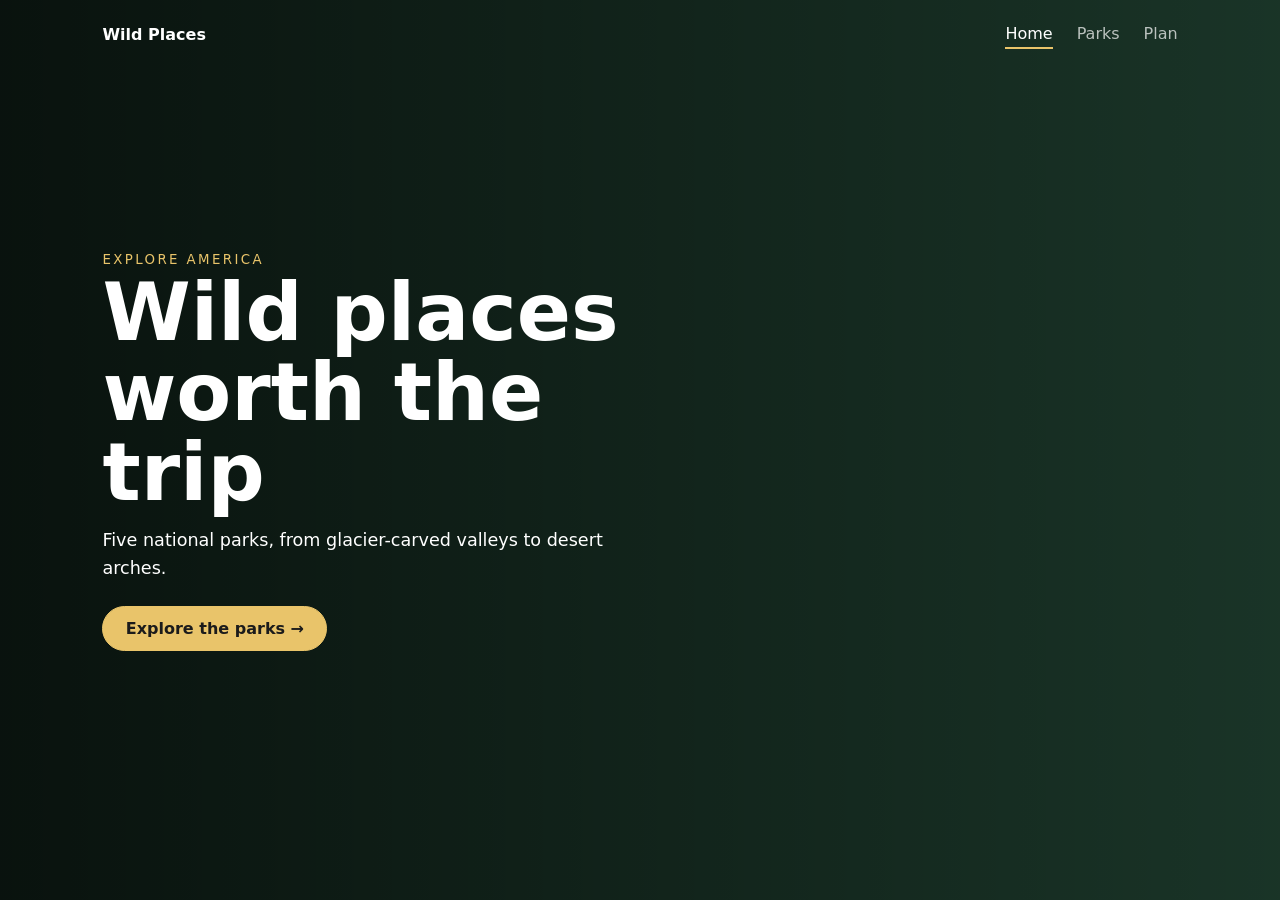
<file: fullscreen.html>
<!doctype html>
<html lang="en">
<head>
  <meta charset="utf-8">
  <meta name="viewport" content="width=device-width, initial-scale=1">
  <title>National Parks — Fullscreen Slider</title>
  <style>
    :root { --speed: 800ms; --ease: cubic-bezier(.77, 0, .18, 1); --accent: #e9c46a; }
    * { box-sizing: border-box; }
    html, body { margin: 0; height: 100%; overflow: hidden; background: #0f1512; color: #fff;
      font-family: system-ui, -apple-system, "Segoe UI", sans-serif; }

    /* 1. The big wrapper: exactly one screen, everything outside it is hidden */
    .viewport { position: fixed; inset: 0; overflow: hidden; }

    /* 2. Horizontal track: sections sit side by side, we move the whole track */
    .track-x { display: flex; height: 100%; transition: transform var(--speed) var(--ease); will-change: transform; }
    .section { flex: 0 0 100vw; height: 100%; position: relative; overflow: hidden; }

    /* 3. Vertical track inside a section: slides stacked top to bottom */
    .track-y { height: 100%; transition: transform var(--speed) var(--ease); will-change: transform; }
    .slide { height: 100vh; height: 100dvh; position: relative; display: flex; align-items: center;
      padding: 0 8vw; background: #1e3d2e center / cover no-repeat; }
    .slide::before { content: ""; position: absolute; inset: 0;
      background: linear-gradient(90deg, rgba(0,0,0,.7), rgba(0,0,0,.15)); }
    .content { position: relative; max-width: 560px; }
    .content small { letter-spacing: .18em; text-transform: uppercase; color: var(--accent); }
    .content h1 { font-size: clamp(2.4rem, 7vw, 5rem); line-height: 1; margin: .3rem 0 .8rem; }
    .content p { font-size: 1.1rem; line-height: 1.6; opacity: .9; margin: 0 0 1.5rem; }
    .content .credit { font-size: .75rem; opacity: .6; }
    .content .credit a { color: inherit; }

    /* Text animates in when its slide becomes active */
    .slide .content > * { opacity: 0; transform: translateY(24px); transition: opacity .6s ease, transform .6s ease; }
    .slide.is-active .content > * { opacity: 1; transform: none; transition-delay: calc(var(--speed) * .5); }
    .slide.is-active .content > *:nth-child(2) { transition-delay: calc(var(--speed) * .5 + 80ms); }
    .slide.is-active .content > *:nth-child(3) { transition-delay: calc(var(--speed) * .5 + 160ms); }
    .slide.is-active .content > *:nth-child(4) { transition-delay: calc(var(--speed) * .5 + 240ms); }

    .btn { font: inherit; display: inline-flex; align-items: center; gap: .5rem; cursor: pointer;
      padding: .75rem 1.4rem; border-radius: 999px; border: 1px solid var(--accent);
      background: var(--accent); color: #1b1b1b; font-weight: 600; }
    .btn.ghost { background: transparent; color: #fff; border-color: rgba(255,255,255,.7); }
    .btn:hover { filter: brightness(1.1); }

    /* Vertical dots for the parks slider */
    .dots { position: absolute; right: 3vw; top: 50%; transform: translateY(-50%); z-index: 5;
      display: flex; flex-direction: column; gap: 12px; }
    .dots button { width: 12px; height: 12px; padding: 0; border-radius: 50%; cursor: pointer;
      border: 2px solid #fff; background: transparent; transition: transform .3s, background .3s; }
    .dots button[aria-current="true"] { background: #fff; transform: scale(1.3); }

    .counter { position: absolute; right: 3vw; bottom: 32px; z-index: 5; font-variant-numeric: tabular-nums; opacity: .8; }
    .hint { position: absolute; left: 8vw; bottom: 32px; z-index: 5; font-size: .8rem; opacity: .65; }

    /* Top nav for the horizontal sections */
    .nav { position: fixed; top: 0; left: 0; right: 0; z-index: 20; display: flex; gap: 1.5rem;
      padding: 1.25rem 8vw; align-items: center; }
    .nav .brand { font-weight: 700; margin-right: auto; }
    .nav button { font: inherit; background: none; border: 0; color: #fff; cursor: pointer; opacity: .7;
      padding: .25rem 0; border-bottom: 2px solid transparent; }
    .nav button[aria-current="true"] { opacity: 1; border-bottom-color: var(--accent); }

    @media (prefers-reduced-motion: reduce) { :root { --speed: 1ms; } }
  </style>
</head>
<body>
  <nav class="nav" aria-label="Sections">
    <span class="brand">Wild Places</span>
    <button type="button" data-goto="0">Home</button>
    <button type="button" data-goto="1">Parks</button>
    <button type="button" data-goto="2">Plan</button>
  </nav>

  <div class="viewport">
    <div class="track-x" id="track-x">

      <!-- Section 0: home -->
      <section class="section" aria-label="Home">
        <div class="track-y">
          <div class="slide is-active" data-bg="1/12/Yosemite_National_Park.jpg">
            <div class="content">
              <small>Explore America</small>
              <h1>Wild places worth the trip</h1>
              <p>Five national parks, from glacier-carved valleys to desert arches.</p>
              <button class="btn" type="button" data-goto="1">Explore the parks &rarr;</button>
            </div>
          </div>
        </div>
      </section>

      <!-- Section 1: parks (vertical slider, filled by JS) -->
      <section class="section" aria-label="Parks" id="parks">
        <div class="track-y" id="track-y"></div>
        <div class="dots" id="dots" aria-label="Choose a park"></div>
        <div class="counter" id="counter"></div>
        <div class="hint">Scroll, swipe, or use &uarr; &darr; to browse. &larr; &rarr; to change section.</div>
      </section>

      <!-- Section 2: plan -->
      <section class="section" aria-label="Plan">
        <div class="track-y">
          <div class="slide" data-bg="e/e9/Zion_National_Park_ZION4523.jpg">
            <div class="content">
              <small>Plan your visit</small>
              <h1>Ready to go?</h1>
              <p>Pick a park, book your campsite early, and check road conditions before you leave.</p>
              <button class="btn ghost" type="button" data-goto="1">&larr; Back to parks</button>
            </div>
          </div>
        </div>
      </section>

    </div>
  </div>

  <script src="js/fullscreen.js"></script>
</body>
</html>
</file>
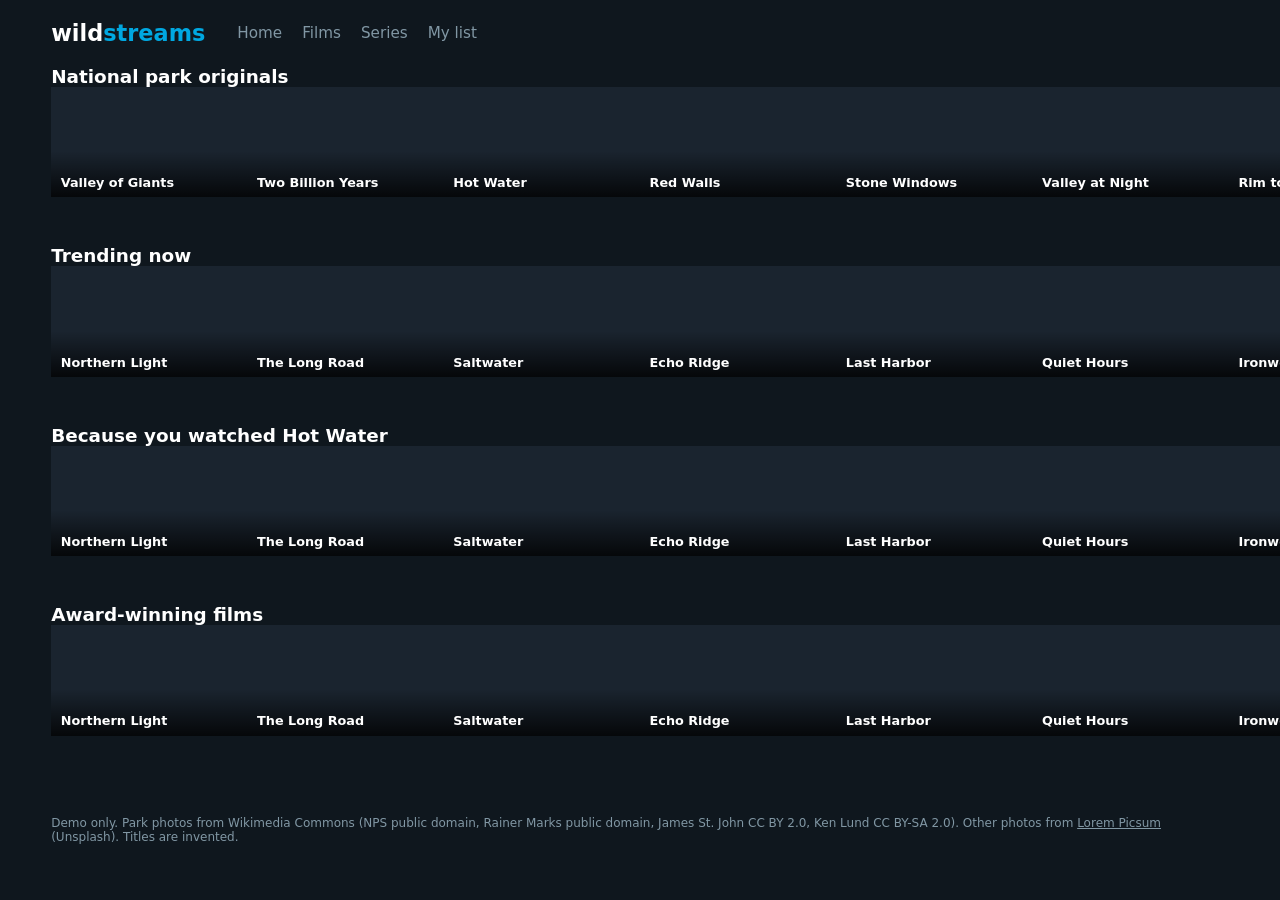
<file: prime.html>
<!doctype html>
<html lang="en">
<head>
  <meta charset="utf-8">
  <meta name="viewport" content="width=device-width, initial-scale=1">
  <title>Wild Streams — Hover Rows</title>
  <style>
    :root {
      --bg: #0f171e;           /* Prime-style dark navy */
      --panel: #1a242f;
      --text: #fff;
      --muted: #8197a4;
      --accent: #00a8e1;
      --edge: 4vw;             /* left/right page padding */
      --per-row: 6;            /* tiles visible at once */
      --tile-w: calc((100vw - var(--edge) * 2) / var(--per-row));
      --grow: 1.8;             /* hover scale */
      --lift: 100px;            /* room above/below a row for the grown tile */
    }
    @media (max-width: 1100px) { :root { --per-row: 4; } }
    @media (max-width: 700px)  { :root { --per-row: 2.3; --grow: 1.25; } }

    * { box-sizing: border-box; }
    body { margin: 0; background: var(--bg); color: var(--text);
      font-family: system-ui, -apple-system, "Segoe UI", sans-serif; overflow-x: hidden; }

    header { padding: 1.25rem var(--edge); display: flex; align-items: center; gap: 2rem; }
    header .logo { font-weight: 800; font-size: 1.4rem; }
    header .logo span { color: var(--accent); }
    header nav { display: flex; gap: 1.25rem; color: var(--muted); font-size: .95rem; }

    .row { position: relative; margin-bottom: 3rem; }
    .row h2 { font-size: 1.15rem; margin: 0 var(--edge); position: relative; z-index: 2; }

    /* The scroller. Padding + negative margin gives grown tiles room,
       because overflow-x: auto also clips vertically. */
    .scroller {
      display: flex;
      overflow-x: auto;
      overflow-y: hidden;
      scroll-behavior: smooth;
      scroll-snap-type: x mandatory;
      scroll-padding-inline: var(--edge);
      padding: var(--lift) var(--edge);
      margin: calc(var(--lift) * -1) 0;
      scrollbar-width: none;
    }
    .scroller::-webkit-scrollbar { display: none; }

    /* Tiles touch: no gap */
    .tile {
      flex: 0 0 var(--tile-w);
      aspect-ratio: 16 / 9;
      position: relative;
      scroll-snap-align: start;
      background: var(--panel) center / cover no-repeat;
      transform-origin: center;
      transition: transform .3s ease, box-shadow .3s ease;
      transition-delay: 0s;           /* shrink back immediately */
      cursor: pointer;
      outline: none;
    }
    .tile.origin-left  { transform-origin: left center; }
    .tile.origin-right { transform-origin: right center; }

    .tile:hover, .tile:focus-visible {
      transform: scale(var(--grow));
      z-index: 10;
      box-shadow: 0 12px 30px rgba(0,0,0,.6);
      border-radius: 6px;
      transition-delay: .25s;          /* grow after a short hover, like Prime */
    }
    .tile:focus-visible { box-shadow: 0 0 0 3px var(--accent), 0 12px 30px rgba(0,0,0,.6); }

    /* Title strip always visible, details only when grown */
    .tile .title { position: absolute; left: 0; right: 0; bottom: 0; padding: 1.5rem .6rem .45rem;
      font-size: .8rem; font-weight: 600; background: linear-gradient(transparent, rgba(0,0,0,.8));
      transition: opacity .2s ease; }
    .tile:hover .title, .tile:focus-visible .title { opacity: 0; transition-delay: .3s; }
    .tile .details { position: absolute; inset: 0; display: flex; flex-direction: column; justify-content: flex-end;
      padding: .6rem; background: linear-gradient(transparent 30%, rgba(15,23,30,.95));
      opacity: 0; transition: opacity .2s ease; border-radius: inherit; }
    .tile:hover .details, .tile:focus-visible .details { opacity: 1; transition-delay: .35s; }
    .details strong { font-size: .75rem; }
    .details .meta { font-size: .6rem; color: var(--muted); margin: .15rem 0 .35rem; }
    .details .meta b { color: #4fd17a; font-weight: 600; }
    .details p { font-size: .58rem; line-height: 1.35; margin: 0 0 .4rem; color: #d8e1e6; }
    .details .actions { display: flex; gap: .35rem; }
    .details .play { width: 22px; height: 22px; border-radius: 50%; background: #fff; color: #000;
      display: grid; place-items: center; font-size: .6rem; }
    .details .add { width: 22px; height: 22px; border-radius: 50%; border: 1.5px solid #fff;
      display: grid; place-items: center; font-size: .75rem; }

    /* Arrow buttons on the row edges */
    .arrow { position: absolute; top: 2rem; bottom: 0; width: var(--edge); z-index: 20; border: 0;
      background: rgba(15,23,30,.6); color: #fff; font-size: 1.8rem; cursor: pointer; opacity: 0;
      transition: opacity .2s; }
    .row:hover .arrow { opacity: 1; }
    .arrow:hover { background: rgba(15,23,30,.85); }
    .arrow.prev { left: 0; }
    .arrow.next { right: 0; }
    .arrow[hidden] { display: none; }

    footer { padding: 2rem var(--edge); color: var(--muted); font-size: .75rem; }
    footer a { color: inherit; }

    @media (prefers-reduced-motion: reduce) { .tile, .scroller { transition: none; scroll-behavior: auto; } }
    @media (hover: none) { .arrow { display: none; } }
  </style>
</head>
<body>
  <header>
    <div class="logo">wild<span>streams</span></div>
    <nav><span>Home</span><span>Films</span><span>Series</span><span>My list</span></nav>
  </header>

  <main id="rows"></main>

  <footer>
    Demo only. Park photos from Wikimedia Commons (NPS public domain, Rainer Marks public domain,
    James St. John CC BY 2.0, Ken Lund CC BY-SA 2.0). Other photos from <a href="https://picsum.photos" target="_blank" rel="noopener">Lorem Picsum</a> (Unsplash).
    Titles are invented.
  </footer>

  <script src="js/prime.js"></script>
</body>
</html>
</file>
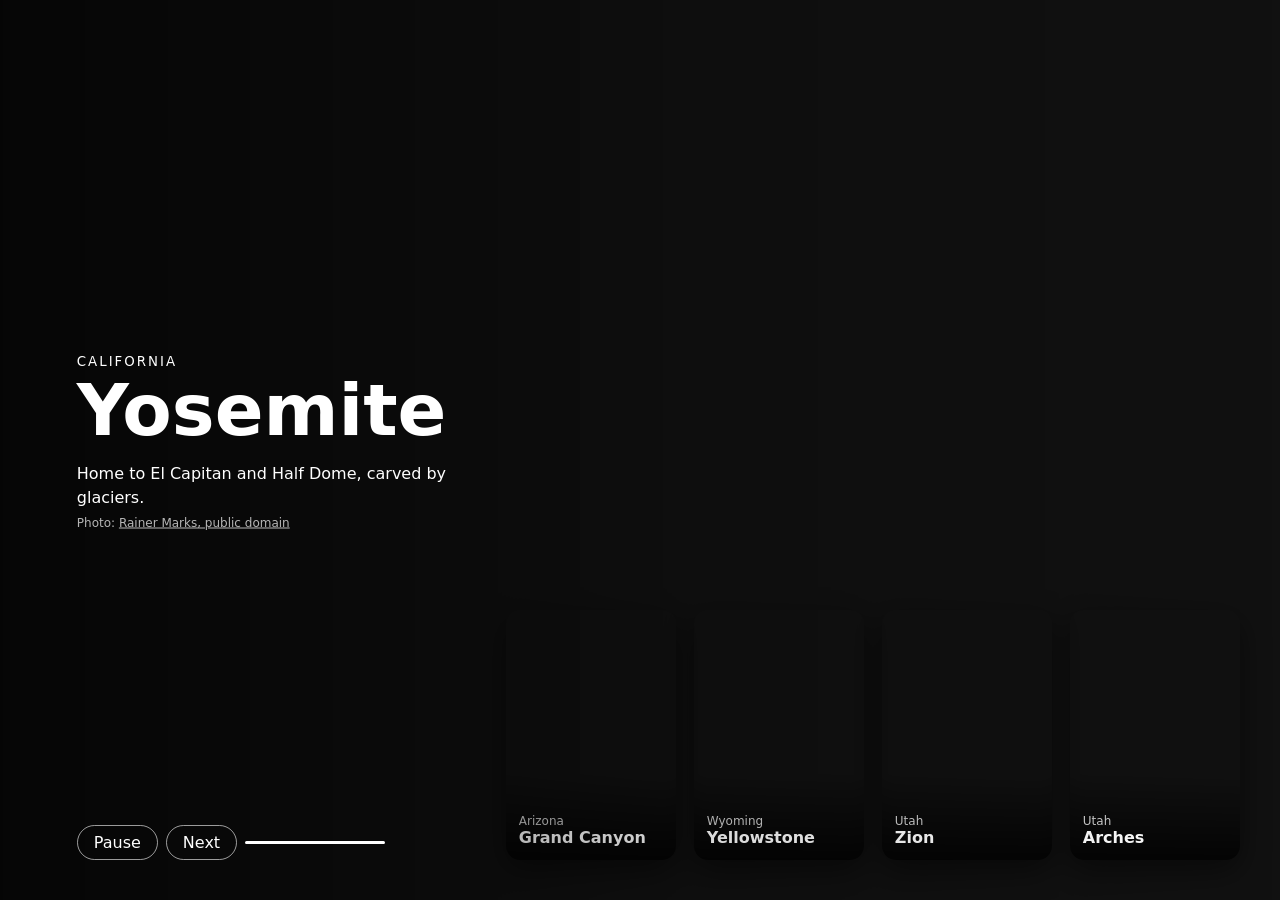
<file: slider.html>
<!doctype html>
<html lang="en">
<head>
  <meta charset="utf-8">
  <meta name="viewport" content="width=device-width, initial-scale=1">
  <title>National Parks — Card Slider</title>
  <style>
    :root { --card-w: 170px; --card-h: 250px; --gap: 18px; --speed: 900ms; }
    * { box-sizing: border-box; }
    html, body { margin: 0; height: 100%; overflow: hidden; background: #111; color: #fff;
      font-family: system-ui, -apple-system, "Segoe UI", sans-serif; }

    .stage { position: fixed; inset: 0; }

    .slide {
      position: absolute;
      background-size: cover;
      background-position: center;
      border-radius: 14px;
      box-shadow: 0 10px 30px rgba(0,0,0,.45);
      transition: left var(--speed) ease, top var(--speed) ease,
                  width var(--speed) ease, height var(--speed) ease,
                  border-radius var(--speed) ease, opacity 500ms ease;
      overflow: hidden;
    }
    .slide.is-bg { border-radius: 0; box-shadow: none; }
    .slide.no-anim { transition: none; }

    .slide .label {
      position: absolute; left: 0; right: 0; bottom: 0;
      padding: 2.5rem .8rem .8rem;
      background: linear-gradient(transparent, rgba(0,0,0,.75));
      transition: opacity 300ms ease;
    }
    .slide .label small { display: block; opacity: .8; font-size: .75rem; }
    .slide .label strong { font-size: 1rem; }
    .slide.is-bg .label { opacity: 0; }

    .shade { position: fixed; inset: 0; pointer-events: none;
      background: linear-gradient(90deg, rgba(0,0,0,.65) 0%, rgba(0,0,0,.15) 55%, rgba(0,0,0,0) 100%); z-index: 50; }

    .info { position: fixed; left: 6vw; top: 50%; transform: translateY(-50%);
      max-width: 420px; z-index: 60; }
    .info small { letter-spacing: .15em; text-transform: uppercase; opacity: .8; }
    .info h1 { font-size: clamp(2.5rem, 6vw, 4.5rem); margin: .25rem 0 .5rem; line-height: 1; }
    .info p { line-height: 1.5; opacity: .9; }
    .info .credit { font-size: .75rem; opacity: .7; }
    .info .credit a { color: inherit; }
    .info.fade > * { animation: rise 700ms ease both; }
    .info.fade > *:nth-child(2) { animation-delay: 80ms; }
    .info.fade > *:nth-child(3) { animation-delay: 160ms; }
    @keyframes rise { from { opacity: 0; transform: translateY(20px); } to { opacity: 1; transform: none; } }

    .controls { position: fixed; left: 6vw; bottom: 40px; z-index: 60; display: flex; gap: .5rem; align-items: center; }
    .controls button { font: inherit; padding: .45rem 1rem; border-radius: 999px; cursor: pointer;
      border: 1px solid rgba(255,255,255,.6); background: transparent; color: #fff; }
    .controls button:hover { background: rgba(255,255,255,.15); }
    .progress { width: 140px; height: 3px; background: rgba(255,255,255,.25); border-radius: 3px; overflow: hidden; }
    .progress span { display: block; height: 100%; width: 0; background: #fff; }

    @media (max-width: 700px) { :root { --card-w: 110px; --card-h: 160px; --gap: 12px; } .info { top: 30%; } }
    @media (prefers-reduced-motion: reduce) { .slide { transition: opacity 300ms ease; } }
  </style>
</head>
<body>
  <div class="stage" id="stage"></div>
  <div class="shade"></div>

  <section class="info" id="info" aria-live="polite"></section>

  <div class="controls">
    <button id="toggle" type="button">Pause</button>
    <button id="next" type="button">Next</button>
    <div class="progress"><span id="bar"></span></div>
  </div>

  <script src="js/slider.js"></script>
</body>
</html>
</file>
